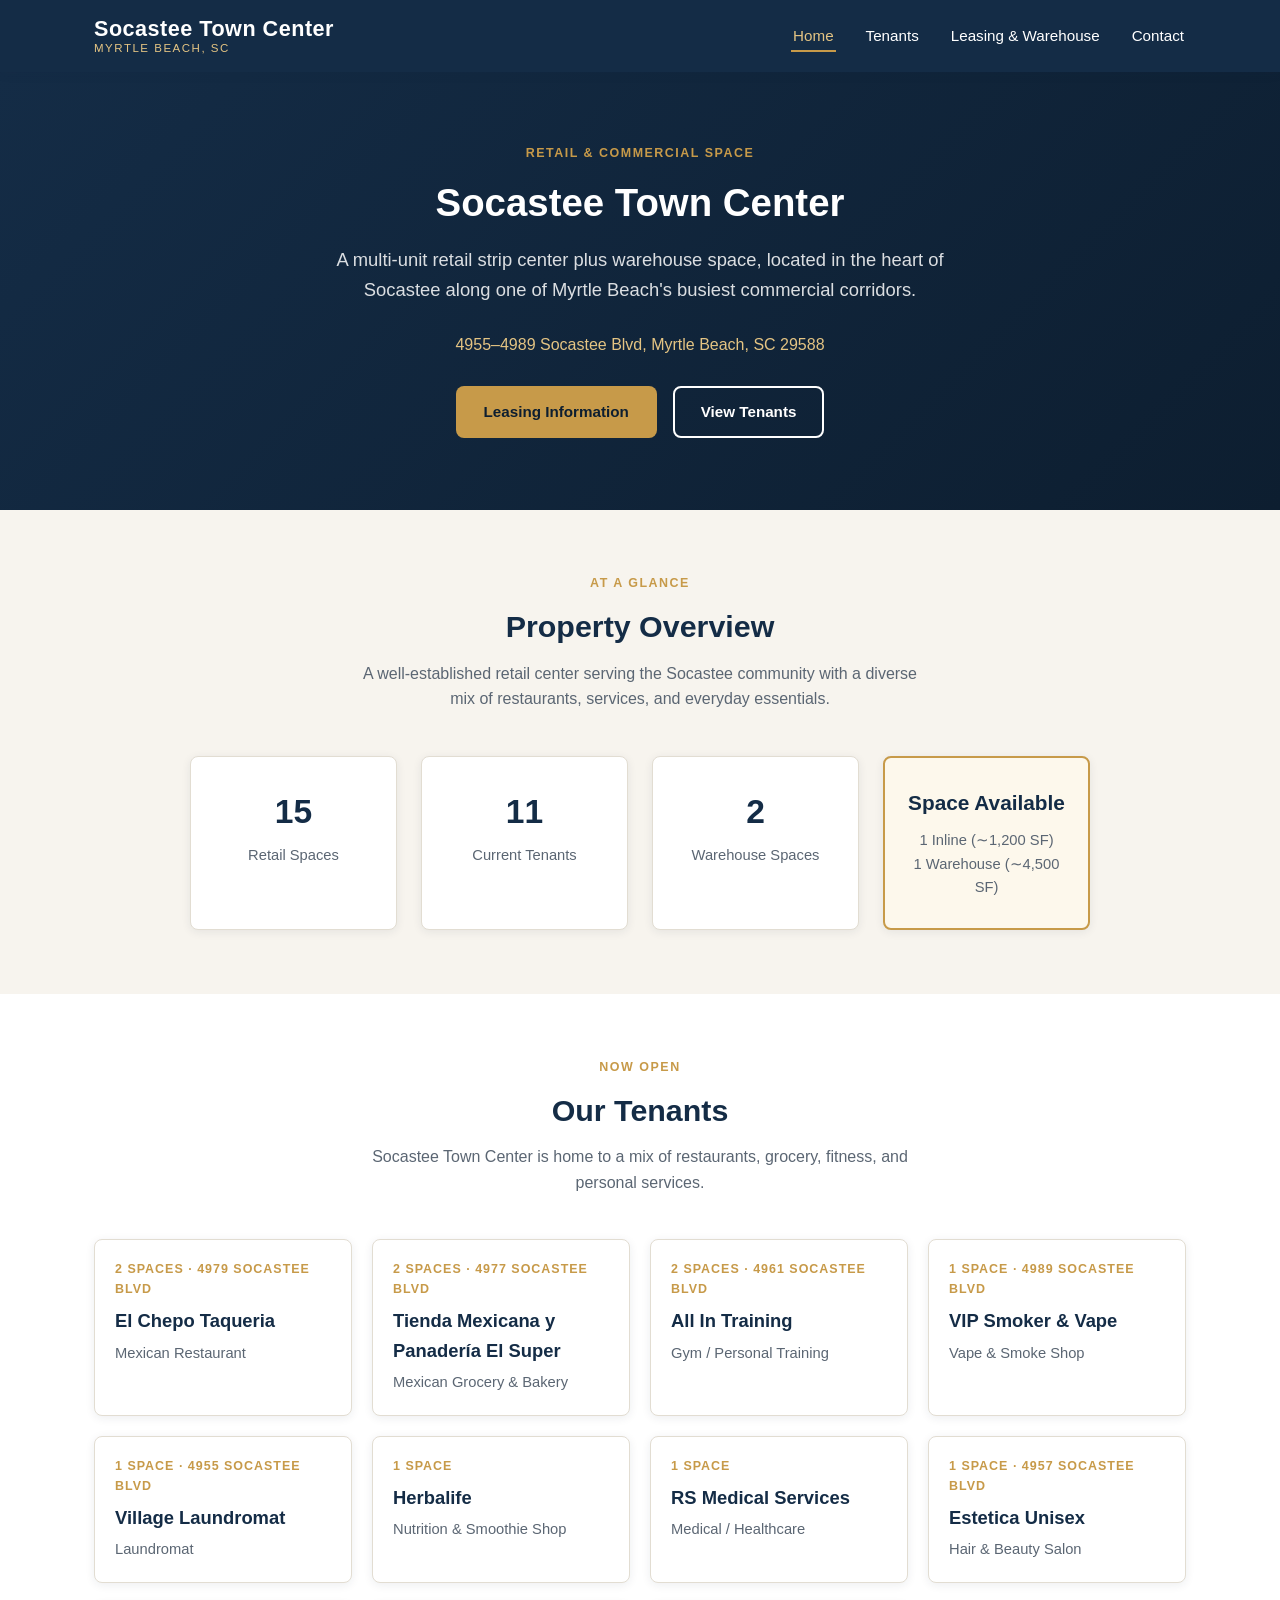
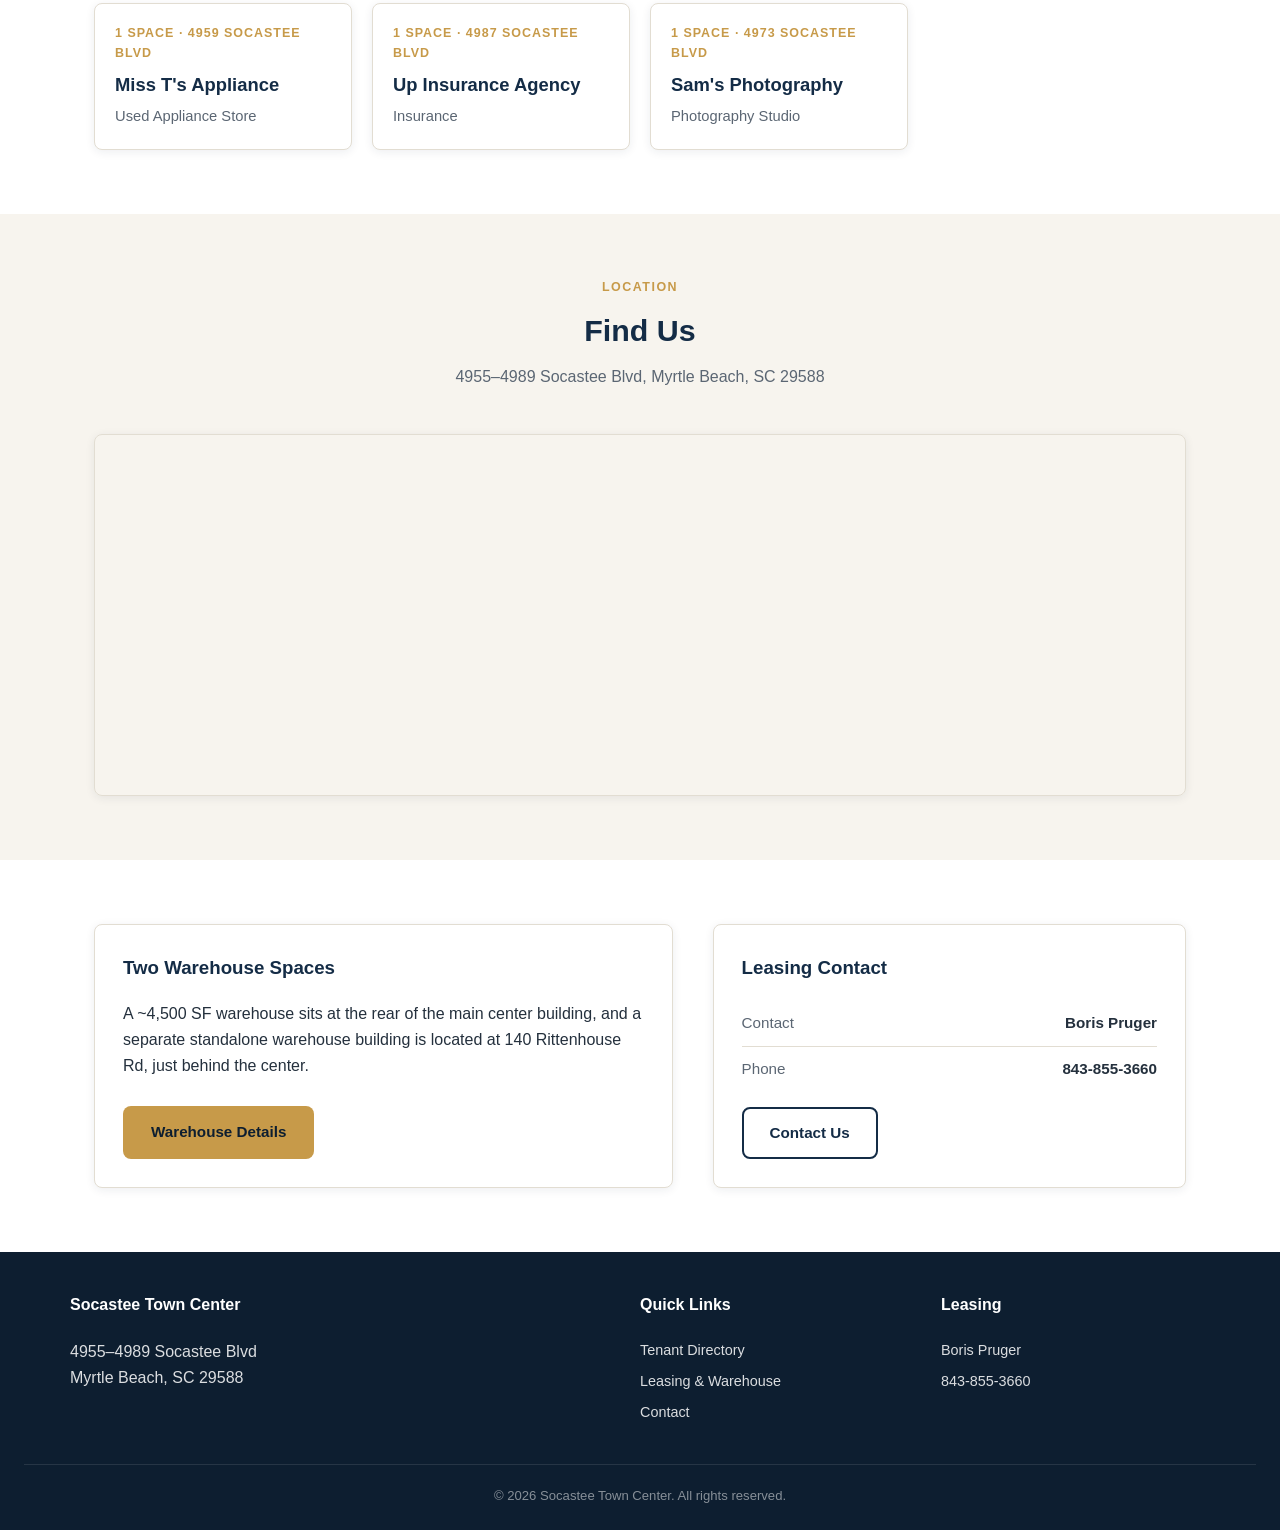
<file: index.html>
<!DOCTYPE html>
<html lang="en">
<head>
<meta charset="UTF-8">
<meta name="viewport" content="width=device-width, initial-scale=1.0">
<title>Socastee Town Center | Retail &amp; Warehouse Space in Myrtle Beach, SC</title>
<meta name="description" content="Socastee Town Center is a multi-unit retail strip center plus warehouse space at 4955-4989 Socastee Blvd, Myrtle Beach, SC. Leasing available.">
<link rel="stylesheet" href="css/styles.css">
<!-- Google tag (gtag.js) -->
<script async src="https://www.googletagmanager.com/gtag/js?id=G-B3DWLWZ194"></script>
<script>
  window.dataLayer = window.dataLayer || [];
  function gtag(){dataLayer.push(arguments);}
  gtag('js', new Date());
  gtag('config', 'G-B3DWLWZ194');
</script>
</head>
<body>

<header class="site-header">
  <nav class="nav">
    <a href="index.html" class="nav-brand">
      <span class="brand-name">Socastee Town Center</span>
      <span class="brand-tag">Myrtle Beach, SC</span>
    </a>
    <button class="nav-toggle" aria-label="Toggle navigation">&#9776;</button>
    <ul class="nav-links">
      <li><a href="index.html" class="active">Home</a></li>
      <li><a href="tenants.html">Tenants</a></li>
      <li><a href="leasing.html">Leasing &amp; Warehouse</a></li>
      <li><a href="contact.html">Contact</a></li>
    </ul>
  </nav>
</header>

<section class="hero">
  <div class="container">
    <span class="eyebrow">Retail &amp; Commercial Space</span>
    <h1>Socastee Town Center</h1>
    <p>A multi-unit retail strip center plus warehouse space, located in the heart of Socastee along one of Myrtle Beach's busiest commercial corridors.</p>
    <p class="hero-address">4955&ndash;4989 Socastee Blvd, Myrtle Beach, SC 29588</p>
    <div class="btn-row">
      <a href="leasing.html" class="btn btn-gold">Leasing Information</a>
      <a href="tenants.html" class="btn btn-outline">View Tenants</a>
    </div>
  </div>
</section>

<section class="section">
  <div class="container">
    <div class="section-heading">
      <span class="eyebrow">At A Glance</span>
      <h2>Property Overview</h2>
      <p>A well-established retail center serving the Socastee community with a diverse mix of restaurants, services, and everyday essentials.</p>
    </div>
    <div class="facts-grid">
      <div class="fact-card">
        <div class="fact-number">15</div>
        <div class="fact-label">Retail Spaces</div>
      </div>
      <div class="fact-card">
        <div class="fact-number">11</div>
        <div class="fact-label">Current Tenants</div>
      </div>
      <div class="fact-card">
        <div class="fact-number">2</div>
        <div class="fact-label">Warehouse Spaces</div>
      </div>
      <a href="contact.html" class="fact-card fact-card--link" style="border: 2px solid var(--gold); background:#fdf8ec;">
        <div class="fact-number" style="font-size:1.3rem;">Space Available</div>
        <div class="fact-label" style="margin-top:10px; line-height:1.6;">
          1 Inline (&sim;1,200 SF)<br>
          1 Warehouse (&sim;4,500 SF)
        </div>
      </a>
    </div>
  </div>
</section>

<section class="section section-alt">
  <div class="container">
    <div class="section-heading">
      <span class="eyebrow">Now Open</span>
      <h2>Our Tenants</h2>
      <p>Socastee Town Center is home to a mix of restaurants, grocery, fitness, and personal services.</p>
    </div>
    <div class="tenant-grid">
      <div class="tenant-card">
        <span class="suite">2 Spaces &middot; 4979 Socastee Blvd</span>
        <span class="tenant-name">El Chepo Taqueria</span>
        <span class="tenant-category">Mexican Restaurant</span>
      </div>
      <div class="tenant-card">
        <span class="suite">2 Spaces &middot; 4977 Socastee Blvd</span>
        <span class="tenant-name">Tienda Mexicana y Panader&iacute;a El Super</span>
        <span class="tenant-category">Mexican Grocery &amp; Bakery</span>
      </div>
      <div class="tenant-card">
        <span class="suite">2 Spaces &middot; 4961 Socastee Blvd</span>
        <span class="tenant-name">All In Training</span>
        <span class="tenant-category">Gym / Personal Training</span>
      </div>
      <div class="tenant-card">
        <span class="suite">1 Space &middot; 4989 Socastee Blvd</span>
        <span class="tenant-name">VIP Smoker &amp; Vape</span>
        <span class="tenant-category">Vape &amp; Smoke Shop</span>
      </div>
      <div class="tenant-card">
        <span class="suite">1 Space &middot; 4955 Socastee Blvd</span>
        <span class="tenant-name">Village Laundromat</span>
        <span class="tenant-category">Laundromat</span>
      </div>
      <div class="tenant-card">
        <span class="suite">1 Space</span>
        <span class="tenant-name">Herbalife</span>
        <span class="tenant-category">Nutrition &amp; Smoothie Shop</span>
      </div>
      <div class="tenant-card">
        <span class="suite">1 Space</span>
        <span class="tenant-name">RS Medical Services</span>
        <span class="tenant-category">Medical / Healthcare</span>
      </div>
      <div class="tenant-card">
        <span class="suite">1 Space &middot; 4957 Socastee Blvd</span>
        <span class="tenant-name">Estetica Unisex</span>
        <span class="tenant-category">Hair &amp; Beauty Salon</span>
      </div>
      <div class="tenant-card">
        <span class="suite">1 Space &middot; 4959 Socastee Blvd</span>
        <span class="tenant-name">Miss T's Appliance</span>
        <span class="tenant-category">Used Appliance Store</span>
      </div>
      <div class="tenant-card">
        <span class="suite">1 Space &middot; 4987 Socastee Blvd</span>
        <span class="tenant-name">Up Insurance Agency</span>
        <span class="tenant-category">Insurance</span>
      </div>
      <div class="tenant-card">
        <span class="suite">1 Space &middot; 4973 Socastee Blvd</span>
        <span class="tenant-name">Sam's Photography</span>
        <span class="tenant-category">Photography Studio</span>
      </div>
    </div>
  </div>
</section>

<section class="section">
  <div class="container">
    <div class="section-heading">
      <span class="eyebrow">Location</span>
      <h2>Find Us</h2>
      <p>4955&ndash;4989 Socastee Blvd, Myrtle Beach, SC 29588</p>
    </div>
    <div class="map-wrap">
      <iframe
        src="https://www.google.com/maps?q=4979+Socastee+Blvd,+Myrtle+Beach,+SC+29588&output=embed"
        loading="lazy"
        referrerpolicy="no-referrer-when-downgrade"
        title="Map of Socastee Town Center">
      </iframe>
    </div>
  </div>
</section>

<section class="section section-alt">
  <div class="container">
    <div class="info-split">
      <div class="info-card">
        <h3>Two Warehouse Spaces</h3>
        <p>A ~4,500 SF warehouse sits at the rear of the main center building, and a separate standalone warehouse building is located at 140 Rittenhouse Rd, just behind the center.</p>
        <a href="leasing.html" class="btn btn-gold" style="margin-top:12px;">Warehouse Details</a>
      </div>
      <div class="info-card">
        <h3>Leasing Contact</h3>
        <ul class="info-list">
          <li><span class="label">Contact</span><span class="value">Boris Pruger</span></li>
          <li><span class="label">Phone</span><span class="value"><a href="tel:8438553660">843-855-3660</a></span></li>
        </ul>
        <a href="contact.html" class="btn btn-outline" style="margin-top:16px; border-color:var(--navy); color:var(--navy);">Contact Us</a>
      </div>
    </div>
  </div>
</section>

<footer class="site-footer">
  <div class="footer-grid">
    <div>
      <h4>Socastee Town Center</h4>
      <p>4955&ndash;4989 Socastee Blvd<br>Myrtle Beach, SC 29588</p>
    </div>
    <div>
      <h4>Quick Links</h4>
      <ul>
        <li><a href="tenants.html">Tenant Directory</a></li>
        <li><a href="leasing.html">Leasing &amp; Warehouse</a></li>
        <li><a href="contact.html">Contact</a></li>
      </ul>
    </div>
    <div>
      <h4>Leasing</h4>
      <ul>
        <li>Boris Pruger</li>
        <li><a href="tel:8438553660">843-855-3660</a></li>
      </ul>
    </div>
  </div>
  <div class="footer-bottom">
    &copy; <span id="year"></span> Socastee Town Center. All rights reserved.
  </div>
</footer>

<script src="js/main.js"></script>
</body>
</html>
</file>
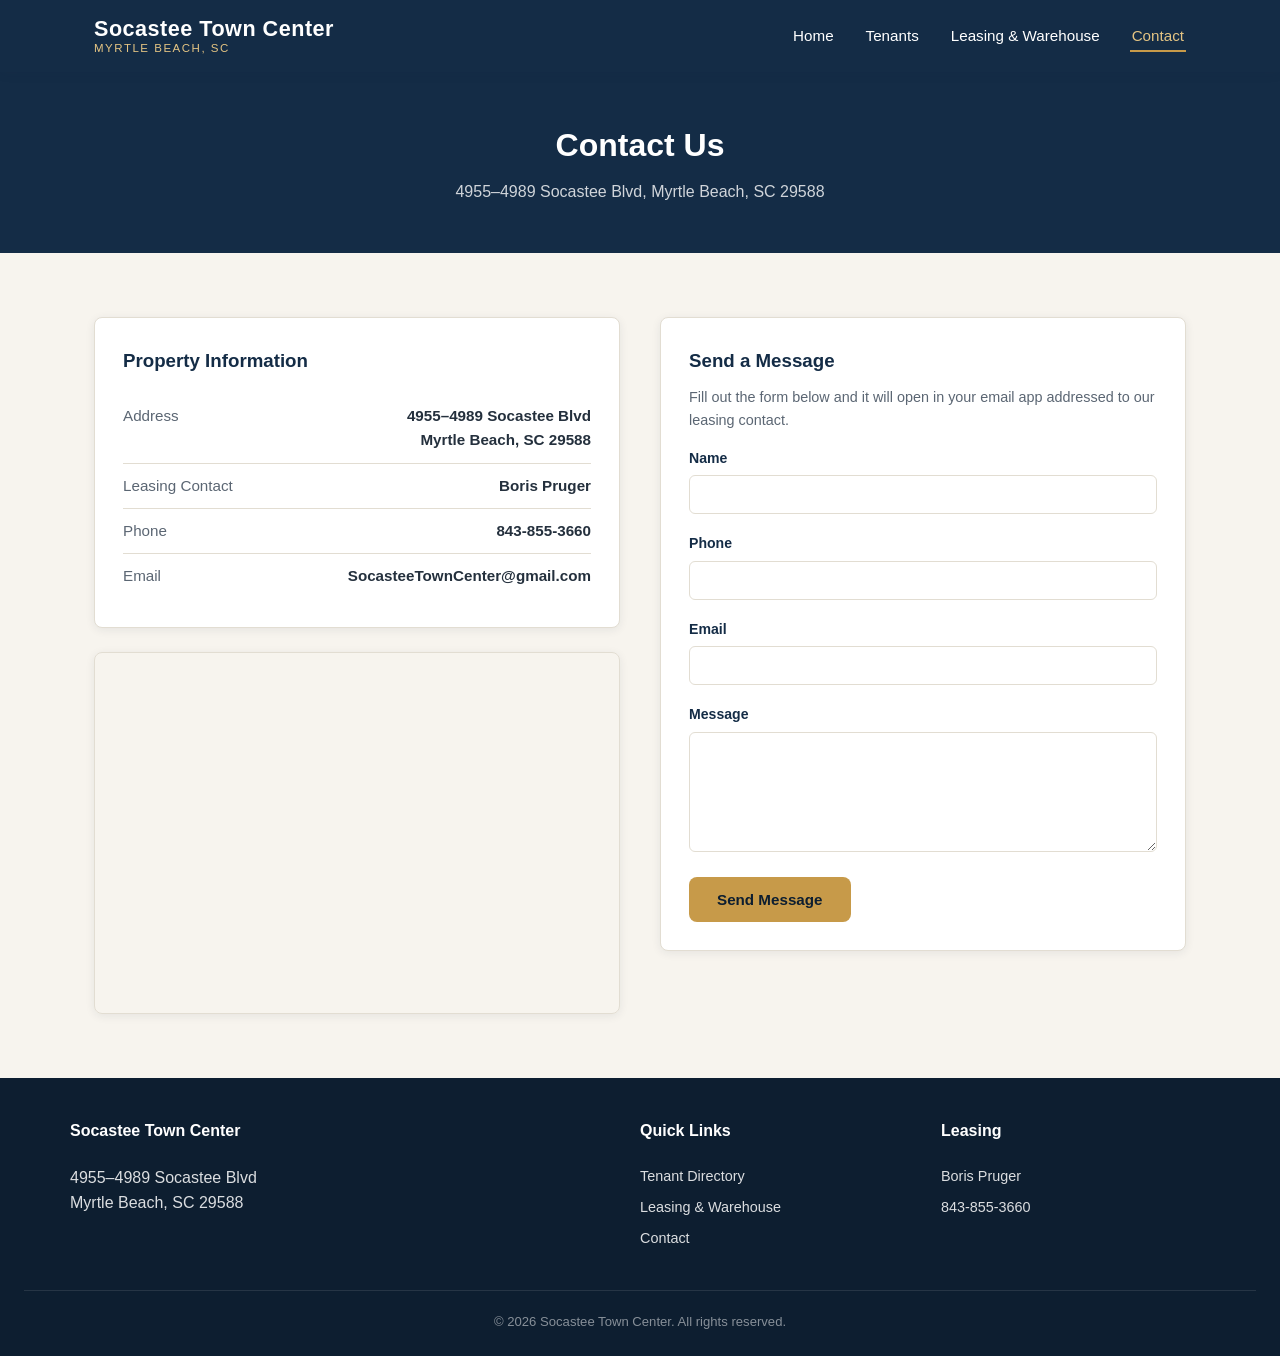
<file: contact.html>
<!DOCTYPE html>
<html lang="en">
<head>
<meta charset="UTF-8">
<meta name="viewport" content="width=device-width, initial-scale=1.0">
<title>Contact | Socastee Town Center</title>
<meta name="description" content="Contact Socastee Town Center, 4979 Socastee Blvd, Myrtle Beach, SC 29588. Leasing contact: Boris Pruger, 843-855-3660.">
<link rel="stylesheet" href="css/styles.css">
<!-- Google tag (gtag.js) -->
<script async src="https://www.googletagmanager.com/gtag/js?id=G-B3DWLWZ194"></script>
<script>
  window.dataLayer = window.dataLayer || [];
  function gtag(){dataLayer.push(arguments);}
  gtag('js', new Date());
  gtag('config', 'G-B3DWLWZ194');
</script>
</head>
<body>

<header class="site-header">
  <nav class="nav">
    <a href="index.html" class="nav-brand">
      <span class="brand-name">Socastee Town Center</span>
      <span class="brand-tag">Myrtle Beach, SC</span>
    </a>
    <button class="nav-toggle" aria-label="Toggle navigation">&#9776;</button>
    <ul class="nav-links">
      <li><a href="index.html">Home</a></li>
      <li><a href="tenants.html">Tenants</a></li>
      <li><a href="leasing.html">Leasing &amp; Warehouse</a></li>
      <li><a href="contact.html" class="active">Contact</a></li>
    </ul>
  </nav>
</header>

<section class="page-header">
  <div class="container">
    <h1>Contact Us</h1>
    <p>4955&ndash;4989 Socastee Blvd, Myrtle Beach, SC 29588</p>
  </div>
</section>

<section class="section">
  <div class="container">
    <div class="contact-grid">

      <div>
        <div class="info-card" style="margin-bottom:24px;">
          <h3>Property Information</h3>
          <ul class="info-list">
            <li><span class="label">Address</span><span class="value">4955&ndash;4989 Socastee Blvd<br>Myrtle Beach, SC 29588</span></li>
            <li><span class="label">Leasing Contact</span><span class="value">Boris Pruger</span></li>
            <li><span class="label">Phone</span><span class="value"><a href="tel:8438553660">843-855-3660</a></span></li>
            <li><span class="label">Email</span><span class="value"><a href="mailto:SocasteeTownCenter@gmail.com">SocasteeTownCenter@gmail.com</a></span></li>
          </ul>
        </div>
        <div class="map-wrap">
          <iframe
            src="https://www.google.com/maps?q=4979+Socastee+Blvd,+Myrtle+Beach,+SC+29588&output=embed"
            loading="lazy"
            referrerpolicy="no-referrer-when-downgrade"
            title="Map of Socastee Town Center">
          </iframe>
        </div>
      </div>

      <div>
        <div class="info-card">
          <h3>Send a Message</h3>
          <p style="color:var(--text-light); font-size:0.9rem; margin-top:-8px;">
            Fill out the form below and it will open in your email app addressed to our leasing contact.
          </p>
          <form id="contact-form">
            <div class="form-group">
              <label for="name">Name</label>
              <input type="text" id="name" name="name" required>
            </div>
            <div class="form-group">
              <label for="phone">Phone</label>
              <input type="tel" id="phone" name="phone" required>
            </div>
            <div class="form-group">
              <label for="email">Email</label>
              <input type="email" id="email" name="email" required>
            </div>
            <div class="form-group">
              <label for="message">Message</label>
              <textarea id="message" name="message" required></textarea>
            </div>
            <button type="submit" class="btn btn-gold">Send Message</button>
          </form>
        </div>
      </div>

    </div>
  </div>
</section>

<footer class="site-footer">
  <div class="footer-grid">
    <div>
      <h4>Socastee Town Center</h4>
      <p>4955&ndash;4989 Socastee Blvd<br>Myrtle Beach, SC 29588</p>
    </div>
    <div>
      <h4>Quick Links</h4>
      <ul>
        <li><a href="tenants.html">Tenant Directory</a></li>
        <li><a href="leasing.html">Leasing &amp; Warehouse</a></li>
        <li><a href="contact.html">Contact</a></li>
      </ul>
    </div>
    <div>
      <h4>Leasing</h4>
      <ul>
        <li>Boris Pruger</li>
        <li><a href="tel:8438553660">843-855-3660</a></li>
      </ul>
    </div>
  </div>
  <div class="footer-bottom">
    &copy; <span id="year"></span> Socastee Town Center. All rights reserved.
  </div>
</footer>

<script src="js/main.js"></script>
</body>
</html>
</file>
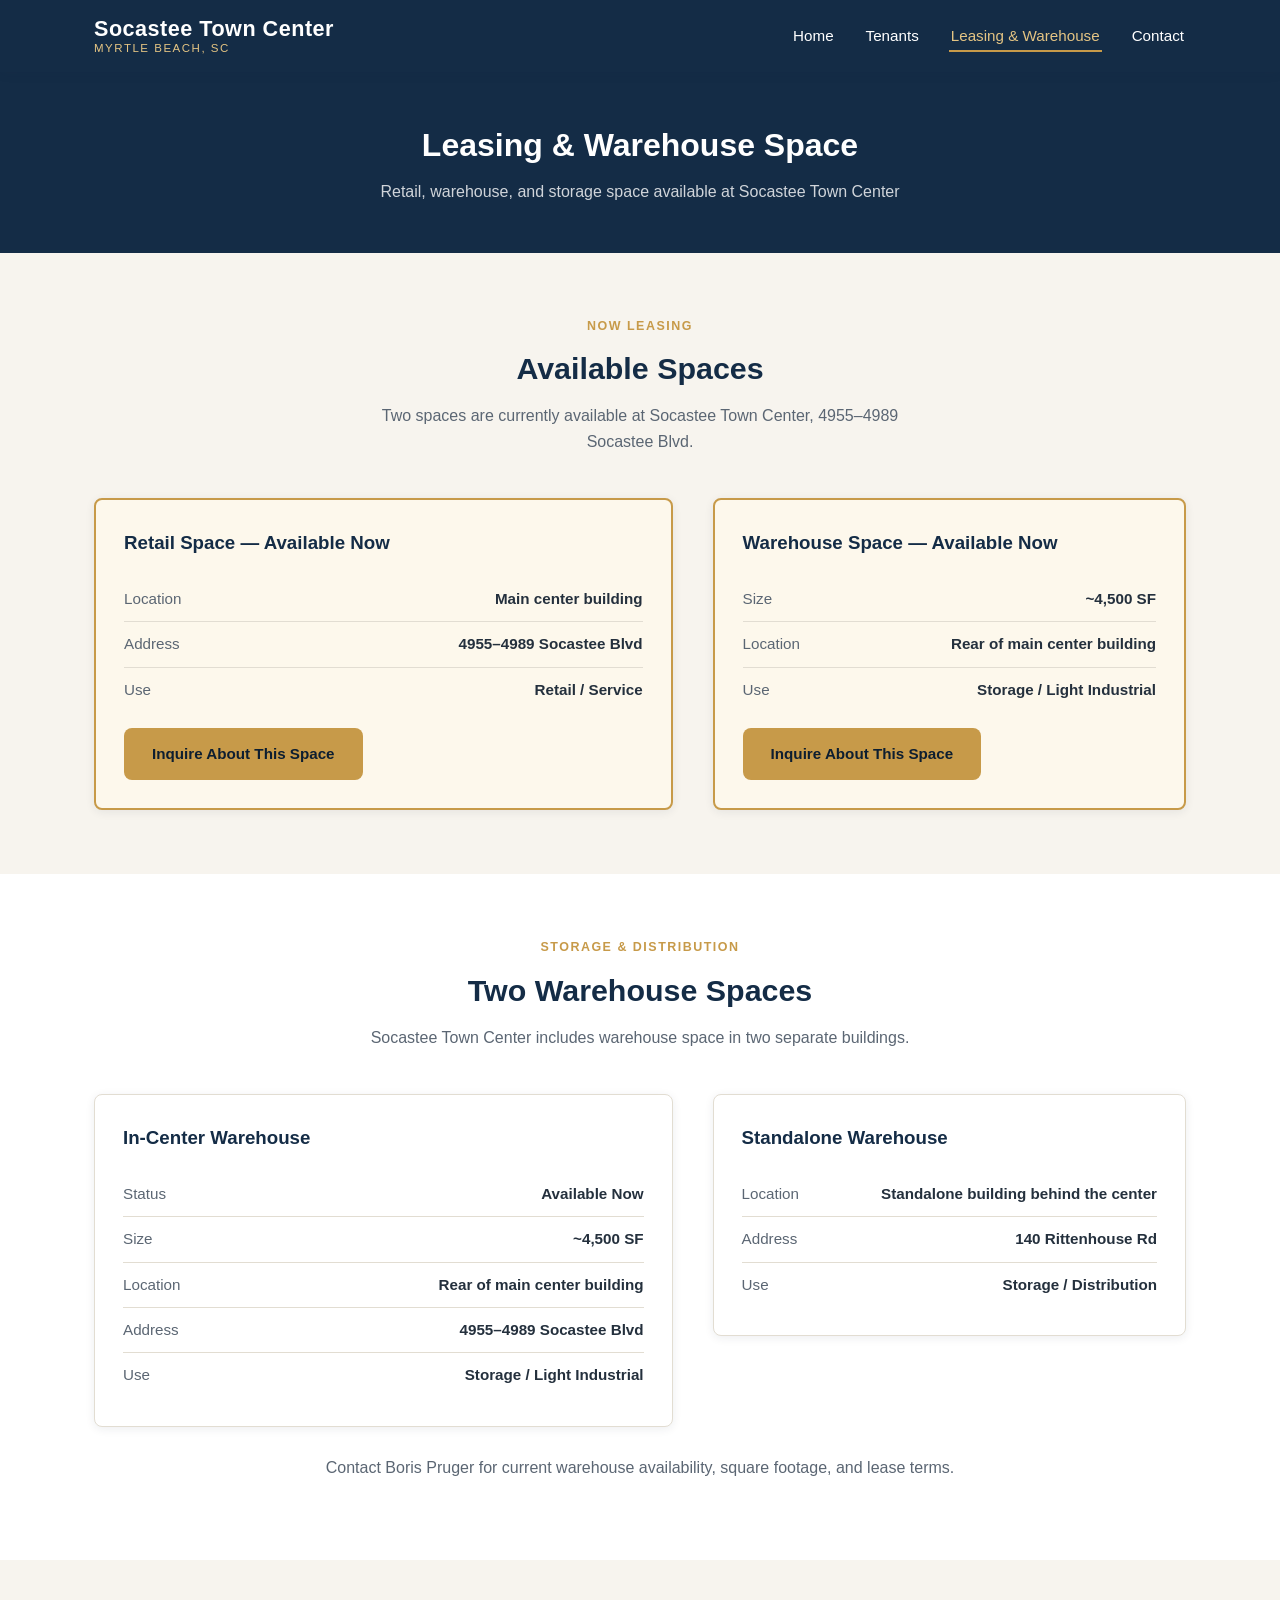
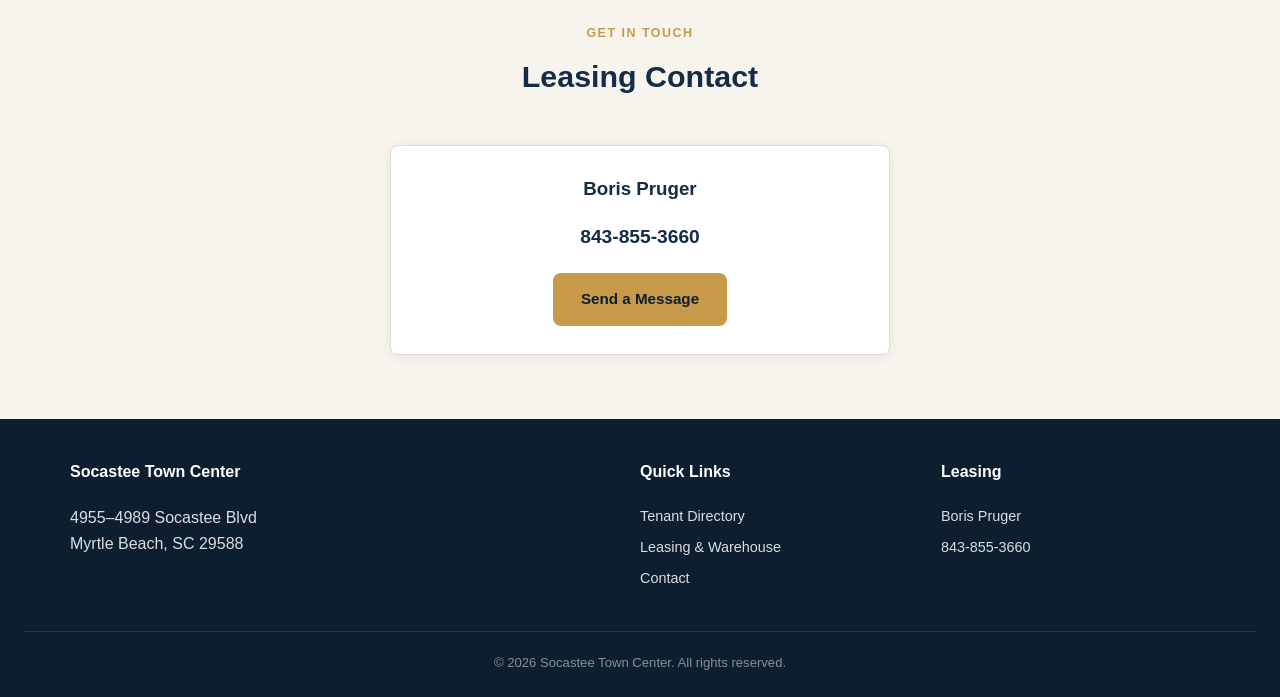
<file: leasing.html>
<!DOCTYPE html>
<html lang="en">
<head>
<meta charset="UTF-8">
<meta name="viewport" content="width=device-width, initial-scale=1.0">
<title>Leasing &amp; Warehouse Space | Socastee Town Center</title>
<meta name="description" content="Leasing information for Socastee Town Center: available retail space, in-center warehouse, and standalone warehouse at 140 Rittenhouse Rd, Myrtle Beach, SC.">
<link rel="stylesheet" href="css/styles.css">
<!-- Google tag (gtag.js) -->
<script async src="https://www.googletagmanager.com/gtag/js?id=G-B3DWLWZ194"></script>
<script>
  window.dataLayer = window.dataLayer || [];
  function gtag(){dataLayer.push(arguments);}
  gtag('js', new Date());
  gtag('config', 'G-B3DWLWZ194');
</script>
</head>
<body>

<header class="site-header">
  <nav class="nav">
    <a href="index.html" class="nav-brand">
      <span class="brand-name">Socastee Town Center</span>
      <span class="brand-tag">Myrtle Beach, SC</span>
    </a>
    <button class="nav-toggle" aria-label="Toggle navigation">&#9776;</button>
    <ul class="nav-links">
      <li><a href="index.html">Home</a></li>
      <li><a href="tenants.html">Tenants</a></li>
      <li><a href="leasing.html" class="active">Leasing &amp; Warehouse</a></li>
      <li><a href="contact.html">Contact</a></li>
    </ul>
  </nav>
</header>

<section class="page-header">
  <div class="container">
    <h1>Leasing &amp; Warehouse Space</h1>
    <p>Retail, warehouse, and storage space available at Socastee Town Center</p>
  </div>
</section>

<section class="section">
  <div class="container">
    <div class="section-heading">
      <span class="eyebrow">Now Leasing</span>
      <h2>Available Spaces</h2>
      <p>Two spaces are currently available at Socastee Town Center, 4955&ndash;4989 Socastee Blvd.</p>
    </div>
    <div class="info-split">
      <div class="info-card" style="border:2px solid var(--gold); background:#fdf8ec;">
        <h3>Retail Space &mdash; Available Now</h3>
        <ul class="info-list">
          <li><span class="label">Location</span><span class="value">Main center building</span></li>
          <li><span class="label">Address</span><span class="value">4955&ndash;4989 Socastee Blvd</span></li>
          <li><span class="label">Use</span><span class="value">Retail / Service</span></li>
        </ul>
        <a href="contact.html" class="btn btn-gold" style="margin-top:16px;">Inquire About This Space</a>
      </div>
      <div class="info-card" style="border:2px solid var(--gold); background:#fdf8ec;">
        <h3>Warehouse Space &mdash; Available Now</h3>
        <ul class="info-list">
          <li><span class="label">Size</span><span class="value">~4,500 SF</span></li>
          <li><span class="label">Location</span><span class="value">Rear of main center building</span></li>
          <li><span class="label">Use</span><span class="value">Storage / Light Industrial</span></li>
        </ul>
        <a href="contact.html" class="btn btn-gold" style="margin-top:16px;">Inquire About This Space</a>
      </div>
    </div>
  </div>
</section>

<section class="section section-alt">
  <div class="container">
    <div class="section-heading">
      <span class="eyebrow">Storage &amp; Distribution</span>
      <h2>Two Warehouse Spaces</h2>
      <p>Socastee Town Center includes warehouse space in two separate buildings.</p>
    </div>
    <div class="info-split">
      <div class="info-card">
        <h3>In-Center Warehouse</h3>
        <ul class="info-list">
          <li><span class="label">Status</span><span class="value">Available Now</span></li>
          <li><span class="label">Size</span><span class="value">~4,500 SF</span></li>
          <li><span class="label">Location</span><span class="value">Rear of main center building</span></li>
          <li><span class="label">Address</span><span class="value">4955&ndash;4989 Socastee Blvd</span></li>
          <li><span class="label">Use</span><span class="value">Storage / Light Industrial</span></li>
        </ul>
      </div>
      <div class="info-card">
        <h3>Standalone Warehouse</h3>
        <ul class="info-list">
          <li><span class="label">Location</span><span class="value">Standalone building behind the center</span></li>
          <li><span class="label">Address</span><span class="value">140 Rittenhouse Rd</span></li>
          <li><span class="label">Use</span><span class="value">Storage / Distribution</span></li>
        </ul>
      </div>
    </div>
    <p style="text-align:center; margin-top:28px; color:var(--text-light);">
      Contact Boris Pruger for current warehouse availability, square footage, and lease terms.
    </p>
  </div>
</section>

<section class="section">
  <div class="container">
    <div class="section-heading">
      <span class="eyebrow">Get In Touch</span>
      <h2>Leasing Contact</h2>
    </div>
    <div class="info-split" style="max-width:500px; margin:0 auto; grid-template-columns:1fr;">
      <div class="info-card" style="text-align:center;">
        <h3>Boris Pruger</h3>
        <p style="font-size:1.2rem; margin:8px 0 20px;">
          <a href="tel:8438553660" style="color:var(--navy); font-weight:700;">843-855-3660</a>
        </p>
        <a href="contact.html" class="btn btn-gold">Send a Message</a>
      </div>
    </div>
  </div>
</section>

<footer class="site-footer">
  <div class="footer-grid">
    <div>
      <h4>Socastee Town Center</h4>
      <p>4955&ndash;4989 Socastee Blvd<br>Myrtle Beach, SC 29588</p>
    </div>
    <div>
      <h4>Quick Links</h4>
      <ul>
        <li><a href="tenants.html">Tenant Directory</a></li>
        <li><a href="leasing.html">Leasing &amp; Warehouse</a></li>
        <li><a href="contact.html">Contact</a></li>
      </ul>
    </div>
    <div>
      <h4>Leasing</h4>
      <ul>
        <li>Boris Pruger</li>
        <li><a href="tel:8438553660">843-855-3660</a></li>
      </ul>
    </div>
  </div>
  <div class="footer-bottom">
    &copy; <span id="year"></span> Socastee Town Center. All rights reserved.
  </div>
</footer>

<script src="js/main.js"></script>
</body>
</html>
</file>
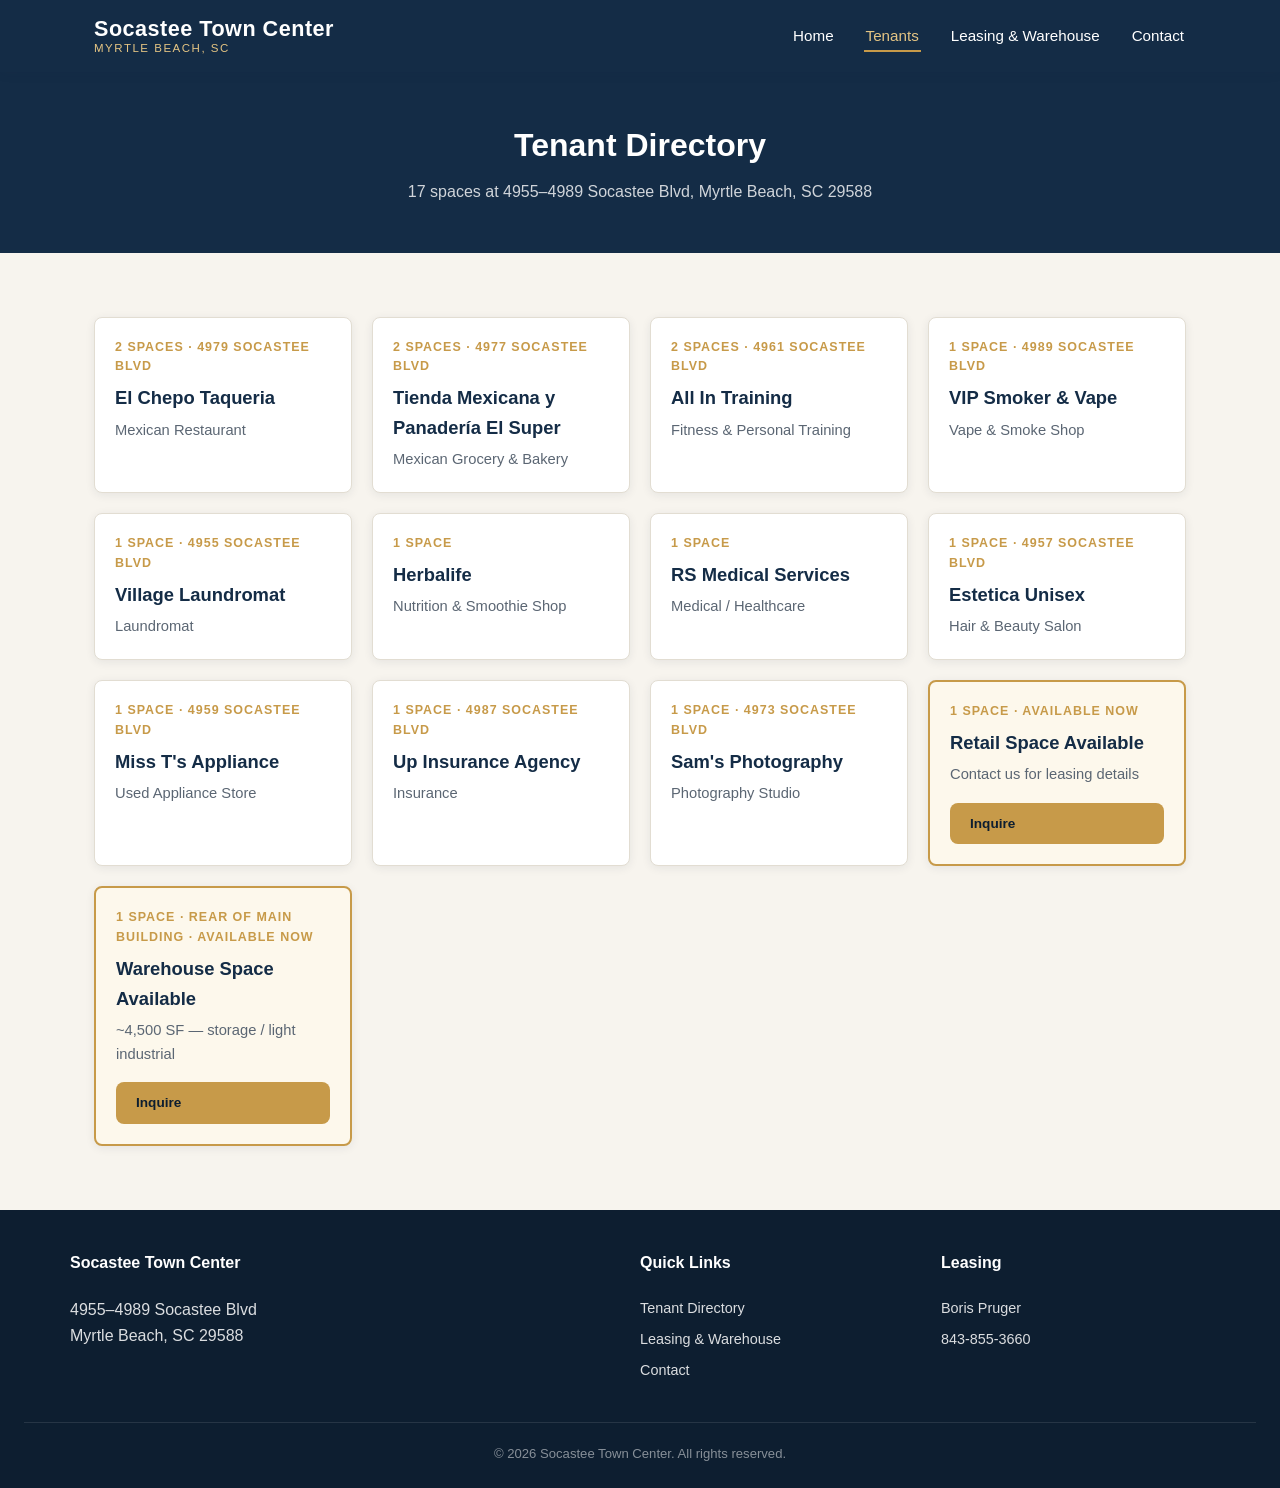
<file: tenants.html>
<!DOCTYPE html>
<html lang="en">
<head>
<meta charset="UTF-8">
<meta name="viewport" content="width=device-width, initial-scale=1.0">
<title>Tenant Directory | Socastee Town Center</title>
<meta name="description" content="Full tenant directory for Socastee Town Center, 4955-4989 Socastee Blvd, Myrtle Beach, SC.">
<link rel="stylesheet" href="css/styles.css">
<!-- Google tag (gtag.js) -->
<script async src="https://www.googletagmanager.com/gtag/js?id=G-B3DWLWZ194"></script>
<script>
  window.dataLayer = window.dataLayer || [];
  function gtag(){dataLayer.push(arguments);}
  gtag('js', new Date());
  gtag('config', 'G-B3DWLWZ194');
</script>
</head>
<body>

<header class="site-header">
  <nav class="nav">
    <a href="index.html" class="nav-brand">
      <span class="brand-name">Socastee Town Center</span>
      <span class="brand-tag">Myrtle Beach, SC</span>
    </a>
    <button class="nav-toggle" aria-label="Toggle navigation">&#9776;</button>
    <ul class="nav-links">
      <li><a href="index.html">Home</a></li>
      <li><a href="tenants.html" class="active">Tenants</a></li>
      <li><a href="leasing.html">Leasing &amp; Warehouse</a></li>
      <li><a href="contact.html">Contact</a></li>
    </ul>
  </nav>
</header>

<section class="page-header">
  <div class="container">
    <h1>Tenant Directory</h1>
    <p>17 spaces at 4955&ndash;4989 Socastee Blvd, Myrtle Beach, SC 29588</p>
  </div>
</section>

<section class="section">
  <div class="container">

    <div class="tenant-grid">

      <div class="tenant-card">
        <span class="suite">2 Spaces &middot; 4979 Socastee Blvd</span>
        <span class="tenant-name">El Chepo Taqueria</span>
        <span class="tenant-category">Mexican Restaurant</span>
      </div>

      <div class="tenant-card">
        <span class="suite">2 Spaces &middot; 4977 Socastee Blvd</span>
        <span class="tenant-name">Tienda Mexicana y Panader&iacute;a El Super</span>
        <span class="tenant-category">Mexican Grocery &amp; Bakery</span>
      </div>

      <div class="tenant-card">
        <span class="suite">2 Spaces &middot; 4961 Socastee Blvd</span>
        <span class="tenant-name">All In Training</span>
        <span class="tenant-category">Fitness &amp; Personal Training</span>
      </div>

      <div class="tenant-card">
        <span class="suite">1 Space &middot; 4989 Socastee Blvd</span>
        <span class="tenant-name">VIP Smoker &amp; Vape</span>
        <span class="tenant-category">Vape &amp; Smoke Shop</span>
      </div>

      <div class="tenant-card">
        <span class="suite">1 Space &middot; 4955 Socastee Blvd</span>
        <span class="tenant-name">Village Laundromat</span>
        <span class="tenant-category">Laundromat</span>
      </div>

      <div class="tenant-card">
        <span class="suite">1 Space</span>
        <span class="tenant-name">Herbalife</span>
        <span class="tenant-category">Nutrition &amp; Smoothie Shop</span>
      </div>

      <div class="tenant-card">
        <span class="suite">1 Space</span>
        <span class="tenant-name">RS Medical Services</span>
        <span class="tenant-category">Medical / Healthcare</span>
      </div>

      <div class="tenant-card">
        <span class="suite">1 Space &middot; 4957 Socastee Blvd</span>
        <span class="tenant-name">Estetica Unisex</span>
        <span class="tenant-category">Hair &amp; Beauty Salon</span>
      </div>

      <div class="tenant-card">
        <span class="suite">1 Space &middot; 4959 Socastee Blvd</span>
        <span class="tenant-name">Miss T's Appliance</span>
        <span class="tenant-category">Used Appliance Store</span>
      </div>

      <div class="tenant-card">
        <span class="suite">1 Space &middot; 4987 Socastee Blvd</span>
        <span class="tenant-name">Up Insurance Agency</span>
        <span class="tenant-category">Insurance</span>
      </div>

      <div class="tenant-card">
        <span class="suite">1 Space &middot; 4973 Socastee Blvd</span>
        <span class="tenant-name">Sam's Photography</span>
        <span class="tenant-category">Photography Studio</span>
      </div>

      <div class="tenant-card" style="border: 2px solid var(--gold); background:#fdf8ec;">
        <span class="suite">1 Space &middot; Available Now</span>
        <span class="tenant-name">Retail Space Available</span>
        <span class="tenant-category">Contact us for leasing details</span>
        <a href="contact.html" class="btn btn-gold" style="margin-top:10px; padding:8px 18px; font-size:0.85rem;">Inquire</a>
      </div>

      <div class="tenant-card" style="border: 2px solid var(--gold); background:#fdf8ec;">
        <span class="suite">1 Space &middot; Rear of Main Building &middot; Available Now</span>
        <span class="tenant-name">Warehouse Space Available</span>
        <span class="tenant-category">~4,500 SF &mdash; storage / light industrial</span>
        <a href="contact.html" class="btn btn-gold" style="margin-top:10px; padding:8px 18px; font-size:0.85rem;">Inquire</a>
      </div>

    </div>

  </div>
</section>

<footer class="site-footer">
  <div class="footer-grid">
    <div>
      <h4>Socastee Town Center</h4>
      <p>4955&ndash;4989 Socastee Blvd<br>Myrtle Beach, SC 29588</p>
    </div>
    <div>
      <h4>Quick Links</h4>
      <ul>
        <li><a href="tenants.html">Tenant Directory</a></li>
        <li><a href="leasing.html">Leasing &amp; Warehouse</a></li>
        <li><a href="contact.html">Contact</a></li>
      </ul>
    </div>
    <div>
      <h4>Leasing</h4>
      <ul>
        <li>Boris Pruger</li>
        <li><a href="tel:8438553660">843-855-3660</a></li>
      </ul>
    </div>
  </div>
  <div class="footer-bottom">
    &copy; <span id="year"></span> Socastee Town Center. All rights reserved.
  </div>
</footer>

<script src="js/main.js"></script>
</body>
</html>
</file>
<file: css/styles.css>
/* Socastee Town Center - shared styles */

:root {
  --navy: #142c46;
  --navy-dark: #0d1e30;
  --gold: #c79a49;
  --gold-light: #e4c483;
  --cream: #f7f4ee;
  --text: #24303d;
  --text-light: #5b6673;
  --white: #ffffff;
  --border: #e2ddd2;
  --radius: 8px;
  --shadow: 0 2px 10px rgba(20, 44, 70, 0.08);
}

* {
  box-sizing: border-box;
}

html {
  scroll-behavior: smooth;
}

body {
  margin: 0;
  font-family: "Segoe UI", Helvetica, Arial, sans-serif;
  color: var(--text);
  background: var(--cream);
  line-height: 1.6;
}

a {
  color: inherit;
  text-decoration: none;
}

img {
  max-width: 100%;
  display: block;
}

.container {
  width: 100%;
  max-width: 1140px;
  margin: 0 auto;
  padding: 0 24px;
}

/* Header / Nav */
.site-header {
  background: var(--navy);
  color: var(--white);
  position: sticky;
  top: 0;
  z-index: 100;
  box-shadow: var(--shadow);
}

.nav {
  display: flex;
  align-items: center;
  justify-content: space-between;
  padding: 16px 24px;
  max-width: 1140px;
  margin: 0 auto;
}

.nav-brand {
  display: flex;
  flex-direction: column;
  line-height: 1.2;
}

.nav-brand .brand-name {
  font-size: 1.35rem;
  font-weight: 700;
  letter-spacing: 0.5px;
  color: var(--white);
}

.nav-brand .brand-tag {
  font-size: 0.72rem;
  text-transform: uppercase;
  letter-spacing: 1.5px;
  color: var(--gold-light);
}

.nav-links {
  display: flex;
  gap: 28px;
  list-style: none;
  margin: 0;
  padding: 0;
}

.nav-links a {
  font-size: 0.95rem;
  font-weight: 500;
  color: var(--white);
  padding: 6px 2px;
  border-bottom: 2px solid transparent;
  transition: border-color 0.2s ease, color 0.2s ease;
}

.nav-links a:hover,
.nav-links a.active {
  color: var(--gold-light);
  border-bottom-color: var(--gold);
}

.nav-toggle {
  display: none;
  background: none;
  border: 1px solid rgba(255, 255, 255, 0.4);
  border-radius: 6px;
  color: var(--white);
  font-size: 1.1rem;
  padding: 6px 10px;
  cursor: pointer;
}

/* Hero */
.hero {
  background: linear-gradient(135deg, var(--navy) 0%, var(--navy-dark) 100%);
  color: var(--white);
  padding: 72px 24px;
  text-align: center;
}

.hero h1 {
  font-size: 2.4rem;
  margin: 0 0 12px;
}

.hero p {
  font-size: 1.15rem;
  color: rgba(255, 255, 255, 0.85);
  max-width: 640px;
  margin: 0 auto 28px;
}

.hero .hero-address {
  font-size: 1rem;
  color: var(--gold-light);
  margin-bottom: 28px;
}

.btn {
  display: inline-block;
  padding: 12px 26px;
  border-radius: var(--radius);
  font-weight: 600;
  font-size: 0.95rem;
  cursor: pointer;
  border: 2px solid transparent;
  transition: transform 0.15s ease, box-shadow 0.15s ease;
}

.btn:hover {
  transform: translateY(-1px);
}

.btn-gold {
  background: var(--gold);
  color: var(--navy-dark);
}

.btn-gold:hover {
  background: var(--gold-light);
}

.btn-outline {
  background: transparent;
  border-color: var(--white);
  color: var(--white);
}

.btn-outline:hover {
  background: rgba(255, 255, 255, 0.1);
}

.btn-row {
  display: flex;
  gap: 16px;
  justify-content: center;
  flex-wrap: wrap;
}

/* Sections */
.section {
  padding: 64px 24px;
}

.section-alt {
  background: var(--white);
}

.section-heading {
  text-align: center;
  margin-bottom: 44px;
}

.section-heading h2 {
  font-size: 1.9rem;
  margin: 0 0 10px;
  color: var(--navy);
}

.section-heading p {
  color: var(--text-light);
  max-width: 560px;
  margin: 0 auto;
}

.eyebrow {
  text-transform: uppercase;
  letter-spacing: 1.5px;
  font-size: 0.78rem;
  font-weight: 700;
  color: var(--gold);
  display: block;
  margin-bottom: 8px;
}

/* Facts / stats */
.facts-grid {
  display: grid;
  grid-template-columns: repeat(auto-fit, minmax(160px, 1fr));
  gap: 24px;
  max-width: 900px;
  margin: 0 auto;
}

.fact-card {
  background: var(--white);
  border: 1px solid var(--border);
  border-radius: var(--radius);
  padding: 28px 16px;
  text-align: center;
  box-shadow: var(--shadow);
}

.fact-card .fact-number {
  font-size: 2.1rem;
  font-weight: 700;
  color: var(--navy);
}

.fact-card .fact-label {
  color: var(--text-light);
  font-size: 0.92rem;
  margin-top: 6px;
}

.fact-card--link {
  display: block;
  text-decoration: none;
  transition: transform 0.15s ease, box-shadow 0.15s ease;
}

.fact-card--link:hover {
  transform: translateY(-2px);
  box-shadow: 0 4px 16px rgba(20, 44, 70, 0.14);
  border-color: var(--gold);
}

/* Tenant cards */
.tenant-grid {
  display: grid;
  grid-template-columns: repeat(auto-fill, minmax(240px, 1fr));
  gap: 20px;
}

.tenant-card {
  background: var(--white);
  border: 1px solid var(--border);
  border-radius: var(--radius);
  padding: 20px;
  box-shadow: var(--shadow);
  display: flex;
  flex-direction: column;
  gap: 6px;
}

.tenant-card .suite {
  font-size: 0.78rem;
  text-transform: uppercase;
  letter-spacing: 1px;
  color: var(--gold);
  font-weight: 700;
}

.tenant-card .tenant-name {
  font-size: 1.15rem;
  font-weight: 700;
  color: var(--navy);
}

.tenant-card .tenant-category {
  color: var(--text-light);
  font-size: 0.92rem;
}

.tenant-card .two-space-badge {
  display: inline-block;
  margin-top: 4px;
  font-size: 0.75rem;
  background: var(--cream);
  border: 1px solid var(--border);
  color: var(--text-light);
  padding: 2px 8px;
  border-radius: 20px;
  width: fit-content;
}

.tenant-card--placeholder {
  border: 1px dashed #c7b98f;
  background: #fbf8f1;
}

.tenant-card--placeholder .tenant-name {
  color: var(--text-light);
  font-style: italic;
}

.needs-info-badge {
  display: inline-block;
  margin-top: 4px;
  font-size: 0.72rem;
  font-weight: 700;
  text-transform: uppercase;
  letter-spacing: 0.5px;
  color: #9a6b1f;
  background: #f3e3c4;
  padding: 3px 8px;
  border-radius: 4px;
  width: fit-content;
}

/* Warehouse / leasing */
.info-split {
  display: grid;
  grid-template-columns: 1.1fr 0.9fr;
  gap: 40px;
  align-items: start;
}

@media (max-width: 800px) {
  .info-split {
    grid-template-columns: 1fr;
  }
}

.info-card {
  background: var(--white);
  border: 1px solid var(--border);
  border-radius: var(--radius);
  padding: 28px;
  box-shadow: var(--shadow);
}

.info-card h3 {
  color: var(--navy);
  margin-top: 0;
}

.info-list {
  list-style: none;
  padding: 0;
  margin: 16px 0 0;
}

.info-list li {
  padding: 10px 0;
  border-bottom: 1px solid var(--border);
  display: flex;
  justify-content: space-between;
  gap: 16px;
  font-size: 0.95rem;
}

.info-list li:last-child {
  border-bottom: none;
}

.info-list .label {
  color: var(--text-light);
}

.info-list .value {
  font-weight: 600;
  text-align: right;
}

/* Map */
.map-wrap {
  border-radius: var(--radius);
  overflow: hidden;
  box-shadow: var(--shadow);
  border: 1px solid var(--border);
}

.map-wrap iframe {
  width: 100%;
  height: 360px;
  border: 0;
  display: block;
}

/* Contact form */
.contact-grid {
  display: grid;
  grid-template-columns: 1fr 1fr;
  gap: 40px;
}

@media (max-width: 800px) {
  .contact-grid {
    grid-template-columns: 1fr;
  }
}

.form-group {
  margin-bottom: 18px;
}

.form-group label {
  display: block;
  font-size: 0.88rem;
  font-weight: 600;
  margin-bottom: 6px;
  color: var(--navy);
}

.form-group input,
.form-group textarea {
  width: 100%;
  padding: 10px 12px;
  border: 1px solid var(--border);
  border-radius: 6px;
  font-family: inherit;
  font-size: 0.95rem;
  background: var(--white);
}

.form-group textarea {
  resize: vertical;
  min-height: 120px;
}

/* Footer */
.site-footer {
  background: var(--navy-dark);
  color: rgba(255, 255, 255, 0.85);
  padding: 40px 24px 24px;
}

.footer-grid {
  display: grid;
  grid-template-columns: 2fr 1fr 1fr;
  gap: 32px;
  max-width: 1140px;
  margin: 0 auto;
}

@media (max-width: 700px) {
  .footer-grid {
    grid-template-columns: 1fr;
  }
}

.site-footer h4 {
  color: var(--white);
  margin-top: 0;
  font-size: 1rem;
}

.site-footer ul {
  list-style: none;
  padding: 0;
  margin: 0;
}

.site-footer li {
  margin-bottom: 8px;
  font-size: 0.9rem;
}

.site-footer a:hover {
  color: var(--gold-light);
}

.footer-bottom {
  text-align: center;
  font-size: 0.82rem;
  color: rgba(255, 255, 255, 0.5);
  margin-top: 32px;
  padding-top: 20px;
  border-top: 1px solid rgba(255, 255, 255, 0.1);
}

/* Page header (interior pages) */
.page-header {
  background: var(--navy);
  color: var(--white);
  padding: 48px 24px;
  text-align: center;
}

.page-header h1 {
  margin: 0 0 8px;
  font-size: 2rem;
}

.page-header p {
  color: rgba(255, 255, 255, 0.8);
  margin: 0;
}

/* Mobile nav */
@media (max-width: 760px) {
  .nav-toggle {
    display: inline-block;
  }

  .nav-links {
    position: absolute;
    top: 100%;
    left: 0;
    right: 0;
    background: var(--navy);
    flex-direction: column;
    gap: 0;
    max-height: 0;
    overflow: hidden;
    transition: max-height 0.25s ease;
  }

  .nav-links.open {
    max-height: 400px;
  }

  .nav-links li {
    border-top: 1px solid rgba(255, 255, 255, 0.1);
  }

  .nav-links a {
    display: block;
    padding: 14px 24px;
    border-bottom: none;
  }
}
</file>
